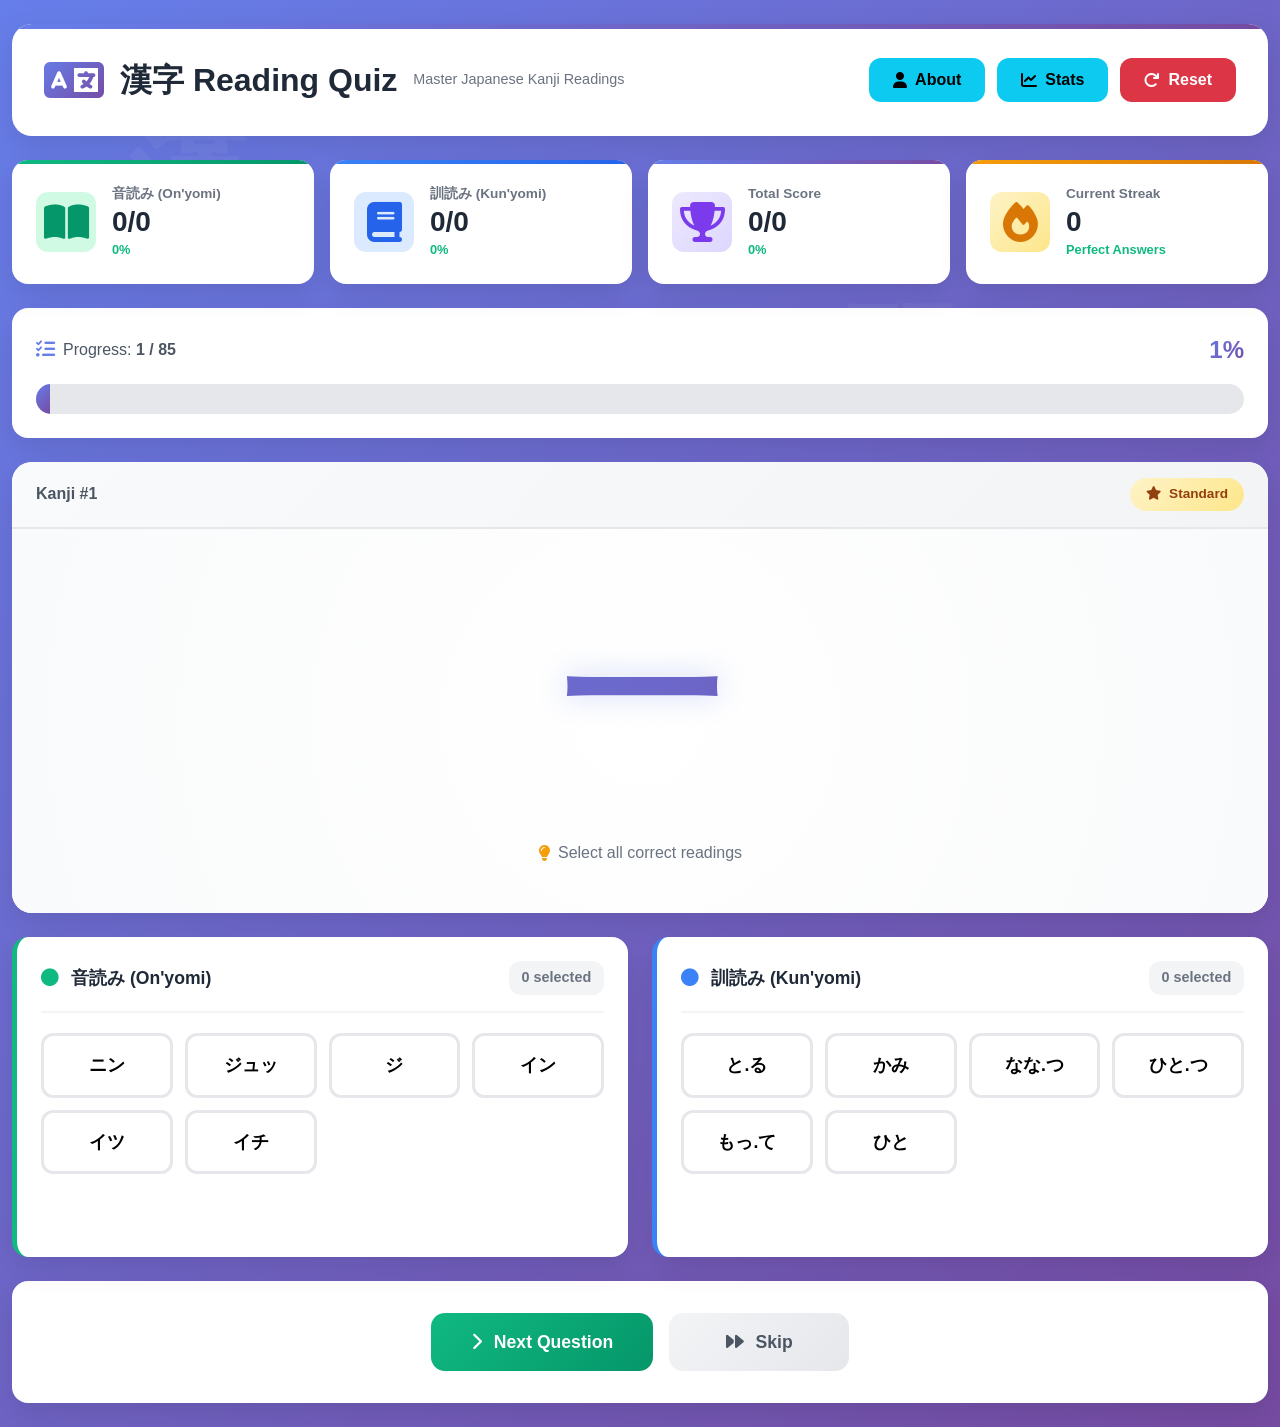
<file: index.html>
<!DOCTYPE html>
<html lang="en">
<head>
    <meta charset="UTF-8">
    <meta name="viewport" content="width=device-width, initial-scale=1.0, maximum-scale=1.0, user-scalable=no">
    <meta name="mobile-web-app-capable" content="yes">
    <meta name="apple-mobile-web-app-capable" content="yes">
    <meta name="apple-mobile-web-app-status-bar-style" content="black-translucent">
    <title>漢字 Reading Quiz - Master Japanese Kanji</title>
    <link href="https://cdn.jsdelivr.net/npm/bootstrap@5.3.0/dist/css/bootstrap.min.css" rel="stylesheet">
    <link rel="stylesheet" href="https://cdnjs.cloudflare.com/ajax/libs/font-awesome/6.4.0/css/all.min.css">
    <link rel="stylesheet" href="styles.css">
</head>
<body>
    <!-- Animated Background -->
    <div class="animated-bg">
        <div class="kanji-float">漢</div>
        <div class="kanji-float">字</div>
        <div class="kanji-float">学</div>
        <div class="kanji-float">習</div>
    </div>

    <div class="container py-4">
        <!-- Header with Stats -->
        <div class="header-section mb-4">
            <div class="header-content">
                <div class="logo-section">
                    <i class="fas fa-language"></i>
                    <h1>漢字 Reading Quiz</h1>
                    <p class="subtitle">Master Japanese Kanji Readings</p>
                </div>
                <div class="header-actions">
                    <a href="about.html" class="btn btn-info">
                        <i class="fas fa-user"></i> About
                    </a>
                    <button id="statsBtn" class="btn btn-info" data-bs-toggle="modal" data-bs-target="#statsModal">
                        <i class="fas fa-chart-line"></i> Stats
                    </button>
                    <button id="resetBtn" class="btn btn-danger">
                        <i class="fas fa-redo"></i> Reset
                    </button>
                </div>
            </div>
        </div>

        <!-- Score Dashboard -->
        <div class="score-dashboard mb-4">
            <div class="row g-3">
                <div class="col-md-3 col-6">
                    <div class="stat-card onyomi-card">
                        <div class="stat-icon"><i class="fas fa-book-open"></i></div>
                        <div class="stat-content">
                            <div class="stat-label">音読み (On'yomi)</div>
                            <div class="stat-value">
                                <span id="onyomiScore">0</span>/<span id="onyomiTotal">0</span>
                            </div>
                            <div class="stat-percentage" id="onyomiPercent">0%</div>
                        </div>
                    </div>
                </div>
                <div class="col-md-3 col-6">
                    <div class="stat-card kunyomi-card">
                        <div class="stat-icon"><i class="fas fa-book"></i></div>
                        <div class="stat-content">
                            <div class="stat-label">訓読み (Kun'yomi)</div>
                            <div class="stat-value">
                                <span id="kunyomiScore">0</span>/<span id="kunyomiTotal">0</span>
                            </div>
                            <div class="stat-percentage" id="kunyomiPercent">0%</div>
                        </div>
                    </div>
                </div>
                <div class="col-md-3 col-6">
                    <div class="stat-card total-card">
                        <div class="stat-icon"><i class="fas fa-trophy"></i></div>
                        <div class="stat-content">
                            <div class="stat-label">Total Score</div>
                            <div class="stat-value" id="totalScore">0/0</div>
                            <div class="stat-percentage" id="totalPercent">0%</div>
                        </div>
                    </div>
                </div>
                <div class="col-md-3 col-6">
                    <div class="stat-card streak-card">
                        <div class="stat-icon"><i class="fas fa-fire"></i></div>
                        <div class="stat-content">
                            <div class="stat-label">Current Streak</div>
                            <div class="stat-value" id="streakValue">0</div>
                            <div class="stat-percentage">Perfect Answers</div>
                        </div>
                    </div>
                </div>
            </div>
        </div>

        <!-- Progress Section -->
        <div class="progress-section mb-4">
            <div class="progress-header">
                <div class="progress-info">
                    <i class="fas fa-tasks"></i>
                    <span>Progress: <strong><span id="currentKanji">0</span> / <span id="totalKanji">0</span></strong></span>
                </div>
                <div class="progress-percentage" id="progressPercent">0%</div>
            </div>
            <div class="progress-bar-container">
                <div class="progress">
                    <div id="progressBar" class="progress-bar progress-bar-striped progress-bar-animated" role="progressbar" style="width: 0%"></div>
                </div>
            </div>
        </div>

        <!-- Kanji Display Card -->
        <div class="kanji-display-card mb-4">
            <div class="kanji-card-header">
                <span class="kanji-number">Kanji #<span id="kanjiNumber">1</span></span>
                <div class="difficulty-badge" id="difficultyBadge">
                    <i class="fas fa-star"></i> <span id="difficultyText">Standard</span>
                </div>
            </div>
            <div class="kanji-display">
                <div id="kanjiChar" class="kanji-character">漢</div>
                <div class="kanji-hint" id="kanjiHint">
                    <i class="fas fa-lightbulb"></i> Select all correct readings
                </div>
            </div>
        </div>

        <!-- Reading Selection Grids -->
        <div class="row g-4 mb-4">
            <div class="col-lg-6">
                <div class="reading-section onyomi-section">
                    <div class="reading-header">
                        <div class="reading-title">
                            <i class="fas fa-circle"></i>
                            <span>音読み (On'yomi)</span>
                        </div>
                        <div class="reading-counter">
                            <span id="onyomiSelected">0</span> selected
                        </div>
                    </div>
                    <div id="onyomiGrid" class="reading-grid"></div>
                </div>
            </div>
            <div class="col-lg-6">
                <div class="reading-section kunyomi-section">
                    <div class="reading-header">
                        <div class="reading-title">
                            <i class="fas fa-circle"></i>
                            <span>訓読み (Kun'yomi)</span>
                        </div>
                        <div class="reading-counter">
                            <span id="kunyomiSelected">0</span> selected
                        </div>
                    </div>
                    <div id="kunyomiGrid" class="reading-grid"></div>
                </div>
            </div>
        </div>

        <!-- Action Buttons -->
        <div class="action-buttons">
            <button id="checkBtn" class="btn btn-check">
                <i class="fas fa-check-circle"></i> Check Answers
            </button>
            <button id="nextBtn" class="btn btn-next" style="display: none;">
                <i class="fas fa-arrow-right"></i> Next Kanji
            </button>
            <button id="nextQuestionBtn" class="btn btn-next">
                <i class="fas fa-chevron-right"></i> Next Question
            </button>
            <button id="skipBtn" class="btn btn-skip">
                <i class="fas fa-forward"></i> Skip
            </button>
        </div>

        <!-- Result Feedback -->
        <div id="resultFeedback" class="result-feedback" style="display: none;">
            <div class="feedback-content">
                <div class="feedback-icon" id="feedbackIcon"></div>
                <div class="feedback-message" id="feedbackMessage"></div>
            </div>
        </div>
    </div>

    <!-- Stats Modal -->
    <div class="modal fade" id="statsModal" tabindex="-1">
        <div class="modal-dialog modal-dialog-centered">
            <div class="modal-content">
                <div class="modal-header">
                    <h5 class="modal-title"><i class="fas fa-chart-bar"></i> Quiz Statistics</h5>
                    <button type="button" class="btn-close" data-bs-dismiss="modal"></button>
                </div>
                <div class="modal-body">
                    <div class="stats-grid">
                        <div class="stat-item">
                            <div class="stat-label">Total Kanji Completed</div>
                            <div class="stat-number" id="modalKanjiCompleted">0</div>
                        </div>
                        <div class="stat-item">
                            <div class="stat-label">Overall Accuracy</div>
                            <div class="stat-number" id="modalAccuracy">0%</div>
                        </div>
                        <div class="stat-item">
                            <div class="stat-label">Best Streak</div>
                            <div class="stat-number" id="modalBestStreak">0</div>
                        </div>
                        <div class="stat-item">
                            <div class="stat-label">On'yomi Accuracy</div>
                            <div class="stat-number" id="modalOnyomiAcc">0%</div>
                        </div>
                        <div class="stat-item">
                            <div class="stat-label">Kun'yomi Accuracy</div>
                            <div class="stat-number" id="modalKunyomiAcc">0%</div>
                        </div>
                    </div>
                </div>
            </div>
        </div>
    </div>

    <script src="https://cdn.jsdelivr.net/npm/bootstrap@5.3.0/dist/js/bootstrap.bundle.min.js"></script>
    <script src="kanji-data.js"></script>
    <script src="app.js"></script>
</body>
</html>
</file>
<file: styles.css>
:root {
    --onyomi-color: #10b981;
    --onyomi-light: #d1fae5;
    --onyomi-dark: #059669;
    --kunyomi-color: #3b82f6;
    --kunyomi-light: #dbeafe;
    --kunyomi-dark: #2563eb;
    --correct-color: #10b981;
    --incorrect-color: #ef4444;
    --missed-color: #f59e0b;
    --primary-gradient: linear-gradient(135deg, #667eea 0%, #764ba2 100%);
    --success-gradient: linear-gradient(135deg, #10b981 0%, #059669 100%);
    --danger-gradient: linear-gradient(135deg, #ef4444 0%, #dc2626 100%);
    --card-shadow: 0 10px 30px rgba(0, 0, 0, 0.1);
    --card-shadow-hover: 0 15px 40px rgba(0, 0, 0, 0.15);
}

* {
    margin: 0;
    padding: 0;
    box-sizing: border-box;
    -webkit-tap-highlight-color: transparent;
}

/* Prevent text selection on buttons for better mobile UX */
button {
    -webkit-user-select: none;
    -moz-user-select: none;
    -ms-user-select: none;
    user-select: none;
    -webkit-touch-callout: none;
}

body {
    font-family: 'Segoe UI', Tahoma, Geneva, Verdana, sans-serif;
    background: linear-gradient(135deg, #667eea 0%, #764ba2 100%);
    min-height: 100vh;
    position: relative;
    overflow-x: hidden;
    -webkit-overflow-scrolling: touch;
}

.animated-bg {
    position: fixed;
    top: 0;
    left: 0;
    width: 100%;
    height: 100%;
    z-index: 0;
    pointer-events: none;
    overflow: hidden;
}

.kanji-float {
    position: absolute;
    font-size: 120px;
    color: rgba(255, 255, 255, 0.05);
    font-weight: 700;
    animation: float 20s infinite ease-in-out;
}

.kanji-float:nth-child(1) {
    top: 10%;
    left: 10%;
    animation-delay: 0s;
}

.kanji-float:nth-child(2) {
    top: 60%;
    right: 15%;
    animation-delay: 5s;
}

.kanji-float:nth-child(3) {
    bottom: 20%;
    left: 20%;
    animation-delay: 10s;
}

.kanji-float:nth-child(4) {
    top: 30%;
    right: 25%;
    animation-delay: 15s;
}

@keyframes float {

    0%,
    100% {
        transform: translateY(0) rotate(0deg);
        opacity: 0.05;
    }

    50% {
        transform: translateY(-30px) rotate(5deg);
        opacity: 0.08;
    }
}

.container {
    max-width: 1400px;
    position: relative;
    z-index: 1;
}

.header-section {
    background: white;
    padding: 2rem;
    border-radius: 20px;
    box-shadow: var(--card-shadow);
    position: relative;
    overflow: hidden;
}

.header-section::before {
    content: '';
    position: absolute;
    top: 0;
    left: 0;
    right: 0;
    height: 5px;
    background: var(--primary-gradient);
}

.header-content {
    display: flex;
    justify-content: space-between;
    align-items: center;
    flex-wrap: wrap;
    gap: 1rem;
}

.logo-section {
    display: flex;
    align-items: center;
    gap: 1rem;
}

.logo-section i {
    font-size: 3rem;
    background: var(--primary-gradient);
    -webkit-background-clip: text;
    -webkit-text-fill-color: transparent;
    background-clip: text;
}

.logo-section h1 {
    color: #1f2937;
    font-weight: 800;
    margin: 0;
    font-size: 2rem;
}

.logo-section .subtitle {
    color: #6b7280;
    font-size: 0.9rem;
    margin: 0;
}

.header-actions {
    display: flex;
    gap: 0.75rem;
}

.header-actions .btn {
    padding: 0.6rem 1.5rem;
    border-radius: 12px;
    font-weight: 600;
    border: none;
    transition: all 0.3s ease;
    display: flex;
    align-items: center;
    gap: 0.5rem;
}

.header-actions .btn:hover {
    transform: translateY(-2px);
    box-shadow: 0 5px 15px rgba(0, 0, 0, 0.2);
}

.score-dashboard {
    animation: slideInUp 0.5s ease;
}

.stat-card {
    background: white;
    padding: 1.5rem;
    border-radius: 16px;
    box-shadow: var(--card-shadow);
    transition: all 0.3s ease;
    display: flex;
    align-items: center;
    gap: 1rem;
    position: relative;
    overflow: hidden;
}

.stat-card::before {
    content: '';
    position: absolute;
    top: 0;
    left: 0;
    right: 0;
    height: 4px;
    transition: height 0.3s ease;
}

.stat-card:hover {
    transform: translateY(-5px);
    box-shadow: var(--card-shadow-hover);
}

.stat-card:hover::before {
    height: 6px;
}

.onyomi-card::before {
    background: var(--success-gradient);
}

.kunyomi-card::before {
    background: linear-gradient(135deg, var(--kunyomi-color), var(--kunyomi-dark));
}

.total-card::before {
    background: var(--primary-gradient);
}

.streak-card::before {
    background: linear-gradient(135deg, #f59e0b, #d97706);
}

.stat-icon {
    font-size: 2.5rem;
    width: 60px;
    height: 60px;
    display: flex;
    align-items: center;
    justify-content: center;
    border-radius: 12px;
    flex-shrink: 0;
}

.onyomi-card .stat-icon {
    background: var(--onyomi-light);
    color: var(--onyomi-dark);
}

.kunyomi-card .stat-icon {
    background: var(--kunyomi-light);
    color: var(--kunyomi-dark);
}

.total-card .stat-icon {
    background: linear-gradient(135deg, #ede9fe, #ddd6fe);
    color: #7c3aed;
}

.streak-card .stat-icon {
    background: linear-gradient(135deg, #fef3c7, #fde68a);
    color: #d97706;
}

.stat-content {
    flex: 1;
}

.stat-label {
    font-size: 0.85rem;
    color: #6b7280;
    font-weight: 600;
    margin-bottom: 0.25rem;
}

.stat-value {
    font-size: 1.75rem;
    font-weight: 800;
    color: #1f2937;
    line-height: 1;
}

.stat-percentage {
    font-size: 0.8rem;
    color: #10b981;
    font-weight: 600;
    margin-top: 0.25rem;
}

.progress-section {
    background: white;
    padding: 1.5rem;
    border-radius: 16px;
    box-shadow: var(--card-shadow);
    animation: slideInUp 0.6s ease;
}

.progress-header {
    display: flex;
    justify-content: space-between;
    align-items: center;
    margin-bottom: 1rem;
}

.progress-info {
    display: flex;
    align-items: center;
    gap: 0.5rem;
    font-size: 1rem;
    color: #4b5563;
}

.progress-info i {
    color: #667eea;
    font-size: 1.2rem;
}

.progress-percentage {
    font-size: 1.5rem;
    font-weight: 800;
    background: var(--primary-gradient);
    -webkit-background-clip: text;
    -webkit-text-fill-color: transparent;
    background-clip: text;
}

.progress-bar-container {
    position: relative;
}

.progress {
    height: 30px;
    border-radius: 15px;
    background: #e5e7eb;
    overflow: hidden;
}

.progress-bar {
    background: var(--primary-gradient);
    transition: width 0.5s ease;
    font-weight: 700;
    display: flex;
    align-items: center;
    justify-content: center;
    color: white;
}

.kanji-display-card {
    background: white;
    border-radius: 20px;
    box-shadow: var(--card-shadow);
    overflow: hidden;
    animation: slideInUp 0.7s ease;
}

.kanji-card-header {
    background: linear-gradient(135deg, #f9fafb, #f3f4f6);
    padding: 1rem 1.5rem;
    display: flex;
    justify-content: space-between;
    align-items: center;
    border-bottom: 2px solid #e5e7eb;
}

.kanji-number {
    font-weight: 700;
    color: #4b5563;
    font-size: 1rem;
}

.difficulty-badge {
    display: flex;
    align-items: center;
    gap: 0.5rem;
    padding: 0.4rem 1rem;
    border-radius: 20px;
    background: linear-gradient(135deg, #fef3c7, #fde68a);
    color: #92400e;
    font-weight: 600;
    font-size: 0.85rem;
}

.kanji-display {
    padding: 3rem;
    text-align: center;
    position: relative;
    background: radial-gradient(circle at center, #ffffff, #f9fafb);
}

.kanji-character {
    font-size: 10rem;
    font-weight: 700;
    background: var(--primary-gradient);
    -webkit-background-clip: text;
    -webkit-text-fill-color: transparent;
    background-clip: text;
    font-family: 'MS Mincho', 'Yu Mincho', serif;
    animation: kanjiPulse 2s ease-in-out infinite;
    text-shadow: 0 0 30px rgba(102, 126, 234, 0.3);
}

@keyframes kanjiPulse {

    0%,
    100% {
        transform: scale(1);
    }

    50% {
        transform: scale(1.05);
    }
}

.kanji-hint {
    margin-top: 1.5rem;
    color: #6b7280;
    font-size: 1rem;
    display: flex;
    align-items: center;
    justify-content: center;
    gap: 0.5rem;
}

.kanji-hint i {
    color: #f59e0b;
}

.reading-section {
    background: white;
    padding: 1.5rem;
    border-radius: 16px;
    box-shadow: var(--card-shadow);
    min-height: 320px;
    transition: all 0.3s ease;
    animation: slideInUp 0.8s ease;
}

.reading-section:hover {
    box-shadow: var(--card-shadow-hover);
}

.onyomi-section {
    border-left: 5px solid var(--onyomi-color);
}

.kunyomi-section {
    border-left: 5px solid var(--kunyomi-color);
}

.reading-header {
    display: flex;
    justify-content: space-between;
    align-items: center;
    margin-bottom: 1.25rem;
    padding-bottom: 1rem;
    border-bottom: 2px solid #f3f4f6;
}

.reading-title {
    display: flex;
    align-items: center;
    gap: 0.75rem;
    font-size: 1.1rem;
    font-weight: 700;
    color: #1f2937;
}

.onyomi-section .reading-title i {
    color: var(--onyomi-color);
}

.kunyomi-section .reading-title i {
    color: var(--kunyomi-color);
}

.reading-counter {
    font-size: 0.9rem;
    color: #6b7280;
    font-weight: 600;
    padding: 0.4rem 0.8rem;
    background: #f3f4f6;
    border-radius: 12px;
}

.reading-grid {
    display: grid;
    grid-template-columns: repeat(auto-fill, minmax(110px, 1fr));
    gap: 12px;
}

.reading-btn {
    padding: 1rem;
    border: 3px solid #e5e7eb;
    background: white;
    border-radius: 12px;
    cursor: pointer;
    font-size: 1.1rem;
    transition: all 0.3s cubic-bezier(0.4, 0, 0.2, 1);
    font-weight: 600;
    position: relative;
    overflow: hidden;
    touch-action: manipulation;
    -webkit-tap-highlight-color: rgba(102, 126, 234, 0.2);
}

.reading-btn::before {
    content: '';
    position: absolute;
    top: 50%;
    left: 50%;
    width: 0;
    height: 0;
    border-radius: 50%;
    background: rgba(102, 126, 234, 0.1);
    transform: translate(-50%, -50%);
    transition: width 0.6s, height 0.6s;
}

.reading-btn:hover:not(:disabled)::before {
    width: 300px;
    height: 300px;
}

.reading-btn:hover:not(:disabled) {
    transform: translateY(-3px);
    box-shadow: 0 8px 20px rgba(0, 0, 0, 0.15);
    border-color: #667eea;
}

.reading-btn.selected {
    background: #f3f4f6;
    border-color: #6b7280;
    transform: scale(0.98);
}

.reading-btn.onyomi.selected {
    background: var(--onyomi-light);
    border-color: var(--onyomi-color);
    color: var(--onyomi-dark);
    box-shadow: 0 4px 12px rgba(16, 185, 129, 0.3);
}

.reading-btn.kunyomi.selected {
    background: var(--kunyomi-light);
    border-color: var(--kunyomi-color);
    color: var(--kunyomi-dark);
    box-shadow: 0 4px 12px rgba(59, 130, 246, 0.3);
}

.reading-btn.correct {
    background: var(--success-gradient);
    color: white;
    border-color: var(--correct-color);
    border-width: 4px;
    box-shadow: 0 0 0 3px rgba(16, 185, 129, 0.3), 0 4px 12px rgba(16, 185, 129, 0.4);
    animation: correctPulse 0.6s ease;
}

.reading-btn.correct::after {
    content: '✓';
    position: absolute;
    top: 5px;
    right: 8px;
    font-size: 1.2rem;
    font-weight: 700;
}

.reading-btn.incorrect {
    background: var(--danger-gradient);
    color: white;
    border: 4px solid #dc2626;
    box-shadow: 0 0 0 4px rgba(239, 68, 68, 0.4), 0 4px 16px rgba(239, 68, 68, 0.5);
    animation: shake 0.5s ease, incorrectPulse 1.5s ease-in-out infinite;
    outline: 3px solid #ef4444;
    outline-offset: 2px;
}

.reading-btn.incorrect::after {
    content: '✗';
    position: absolute;
    top: 5px;
    right: 8px;
    font-size: 1.2rem;
    font-weight: 700;
}

.reading-btn.missed {
    background: linear-gradient(135deg, #fef3c7, #fde68a);
    color: #92400e;
    border-color: var(--missed-color);
    border-width: 4px;
    box-shadow: 0 0 0 3px rgba(245, 158, 11, 0.3), 0 0 20px rgba(245, 158, 11, 0.4);
    animation: missedPulse 0.8s ease;
}

.reading-btn.missed::after {
    content: '!';
    position: absolute;
    top: 5px;
    right: 10px;
    font-size: 1.2rem;
    font-weight: 700;
}

/* Preview feedback styles for immediate selection feedback */
.reading-btn.preview-correct {
    border: 3px solid #10b981;
    box-shadow: 0 0 0 2px rgba(16, 185, 129, 0.3);
    background: linear-gradient(135deg, rgba(16, 185, 129, 0.1), rgba(5, 150, 105, 0.1));
}

.reading-btn.preview-incorrect {
    border: 3px solid #ef4444;
    box-shadow: 0 0 0 2px rgba(239, 68, 68, 0.4);
    background: linear-gradient(135deg, rgba(239, 68, 68, 0.1), rgba(220, 38, 38, 0.1));
    animation: subtleShake 0.3s ease;
}

@keyframes subtleShake {
    0%, 100% { transform: translateX(0); }
    25% { transform: translateX(-3px); }
    75% { transform: translateX(3px); }
}

.reading-btn:disabled {
    cursor: not-allowed;
}

@keyframes correctPulse {
    0% {
        transform: scale(1);
    }

    50% {
        transform: scale(1.1);
    }

    100% {
        transform: scale(1);
    }
}

@keyframes shake {

    0%,
    100% {
        transform: translateX(0);
    }

    25% {
        transform: translateX(-10px);
    }

    75% {
        transform: translateX(10px);
    }
}

@keyframes missedPulse {

    0%,
    100% {
        transform: scale(1);
        box-shadow: 0 0 0 rgba(245, 158, 11, 0);
    }

    50% {
        transform: scale(1.08);
        box-shadow: 0 0 30px rgba(245, 158, 11, 0.6);
    }
}

@keyframes incorrectPulse {
    0%, 100% {
        box-shadow: 0 0 0 4px rgba(239, 68, 68, 0.4), 0 4px 16px rgba(239, 68, 68, 0.5);
    }
    50% {
        box-shadow: 0 0 0 6px rgba(239, 68, 68, 0.6), 0 4px 20px rgba(239, 68, 68, 0.7);
    }
}

.action-buttons {
    text-align: center;
    background: white;
    padding: 2rem;
    border-radius: 16px;
    box-shadow: var(--card-shadow);
    display: flex;
    justify-content: center;
    gap: 1rem;
    flex-wrap: wrap;
    animation: slideInUp 0.9s ease;
}

.action-buttons .btn {
    padding: 1rem 2.5rem;
    font-size: 1.1rem;
    font-weight: 700;
    border-radius: 14px;
    border: none;
    transition: all 0.3s ease;
    display: flex;
    align-items: center;
    gap: 0.75rem;
    min-width: 180px;
    justify-content: center;
}

.btn-check {
    background: var(--primary-gradient);
    color: white;
}

.btn-check:hover {
    transform: translateY(-3px);
    box-shadow: 0 10px 25px rgba(102, 126, 234, 0.4);
}

.btn-next {
    background: var(--success-gradient);
    color: white;
}

.btn-next:hover {
    transform: translateY(-3px);
    box-shadow: 0 10px 25px rgba(16, 185, 129, 0.4);
}

.btn-skip {
    background: linear-gradient(135deg, #f3f4f6, #e5e7eb);
    color: #4b5563;
}

.btn-skip:hover {
    background: linear-gradient(135deg, #e5e7eb, #d1d5db);
    transform: translateY(-3px);
    box-shadow: 0 10px 25px rgba(0, 0, 0, 0.1);
}

.result-feedback {
    background: white;
    padding: 2rem;
    border-radius: 16px;
    box-shadow: var(--card-shadow);
    margin-top: 1.5rem;
    animation: slideInUp 0.5s ease;
}

.feedback-content {
    display: flex;
    align-items: center;
    justify-content: center;
    gap: 1.5rem;
}

.feedback-icon {
    font-size: 3rem;
}

.feedback-message {
    font-size: 1.3rem;
    font-weight: 700;
}

.feedback-success .feedback-icon {
    color: var(--correct-color);
}

.feedback-success .feedback-message {
    color: var(--correct-color);
}

.feedback-partial .feedback-icon {
    color: var(--missed-color);
}

.feedback-partial .feedback-message {
    color: var(--missed-color);
}

.feedback-fail .feedback-icon {
    color: var(--incorrect-color);
}

.feedback-fail .feedback-message {
    color: var(--incorrect-color);
}

@keyframes slideInUp {
    from {
        opacity: 0;
        transform: translateY(30px);
    }

    to {
        opacity: 1;
        transform: translateY(0);
    }
}

/* Modal Styles */
.modal-content {
    border-radius: 20px;
    border: none;
    box-shadow: var(--card-shadow);
}

.modal-header {
    background: var(--primary-gradient);
    color: white;
    border-radius: 20px 20px 0 0;
    padding: 1.5rem;
}

.modal-title {
    font-weight: 700;
    display: flex;
    align-items: center;
    gap: 0.75rem;
}

.stats-grid {
    display: grid;
    grid-template-columns: repeat(auto-fit, minmax(200px, 1fr));
    gap: 1.5rem;
    padding: 1rem;
}

.stat-item {
    text-align: center;
    padding: 1.5rem;
    background: linear-gradient(135deg, #f9fafb, #f3f4f6);
    border-radius: 12px;
}

.stat-item .stat-label {
    font-size: 0.9rem;
    color: #6b7280;
    margin-bottom: 0.75rem;
}

.stat-item .stat-number {
    font-size: 2.5rem;
    font-weight: 800;
    background: var(--primary-gradient);
    -webkit-background-clip: text;
    -webkit-text-fill-color: transparent;
    background-clip: text;
}

@media (max-width: 768px) {
    body {
        padding: 0;
    }

    .container {
        padding: 0.75rem !important;
    }

    /* Compact Header */
    .header-section {
        padding: 1rem;
        border-radius: 12px;
        margin-bottom: 0.75rem !important;
    }

    .header-content {
        flex-direction: column;
        text-align: center;
        gap: 0.75rem;
    }

    .logo-section {
        flex-direction: row;
        justify-content: center;
    }

    .logo-section i {
        font-size: 2rem;
    }

    .logo-section h1 {
        font-size: 1.3rem;
    }

    .logo-section .subtitle {
        display: none;
    }

    .header-actions {
        width: 100%;
        justify-content: center;
    }

    .header-actions .btn {
        padding: 0.5rem 1rem;
        font-size: 0.9rem;
    }

    /* Compact Score Dashboard */
    .score-dashboard {
        margin-bottom: 0.75rem !important;
    }

    .stat-card {
        padding: 0.75rem;
        flex-direction: row;
        text-align: left;
        gap: 0.75rem;
    }

    .stat-icon {
        font-size: 1.75rem;
        width: 45px;
        height: 45px;
    }

    .stat-label {
        font-size: 0.7rem;
    }

    .stat-value {
        font-size: 1.2rem;
    }

    .stat-percentage {
        font-size: 0.7rem;
    }

    /* Compact Progress */
    .progress-section {
        padding: 1rem;
        margin-bottom: 0.75rem !important;
    }

    .progress-info {
        font-size: 0.85rem;
    }

    .progress-percentage {
        font-size: 1.2rem;
    }

    .progress {
        height: 20px;
    }

    /* Larger Kanji for Mobile */
    .kanji-display-card {
        margin-bottom: 0.75rem !important;
    }

    .kanji-card-header {
        padding: 0.75rem 1rem;
    }

    .kanji-number {
        font-size: 0.85rem;
    }

    .difficulty-badge {
        font-size: 0.75rem;
        padding: 0.3rem 0.75rem;
    }

    .kanji-display {
        padding: 2rem 1rem;
    }

    .kanji-character {
        font-size: 7rem;
    }

    .kanji-hint {
        font-size: 0.85rem;
        margin-top: 1rem;
    }

    /* Mobile-Optimized Reading Sections */
    .reading-section {
        padding: 1rem;
        min-height: auto;
        margin-bottom: 0.75rem !important;
    }

    .reading-header {
        margin-bottom: 1rem;
        padding-bottom: 0.75rem;
    }

    .reading-title {
        font-size: 0.95rem;
        gap: 0.5rem;
    }

    .reading-counter {
        font-size: 0.8rem;
        padding: 0.3rem 0.6rem;
    }

    /* Larger Touch Targets for Mobile */
    .reading-grid {
        grid-template-columns: repeat(2, 1fr);
        gap: 10px;
    }

    .reading-btn {
        padding: 1.25rem 0.75rem;
        font-size: 1.15rem;
        border-width: 2px;
        min-height: 60px;
        display: flex;
        align-items: center;
        justify-content: center;
    }

    .reading-btn.correct,
    .reading-btn.incorrect,
    .reading-btn.missed {
        border-width: 3px;
    }

    .reading-btn::after {
        top: 3px;
        right: 5px;
        font-size: 1rem;
    }

    /* Mobile Action Buttons */
    .action-buttons {
        padding: 1rem;
        flex-direction: column;
        gap: 0.75rem;
        margin-bottom: 0.75rem !important;
    }

    .action-buttons .btn {
        width: 100%;
        padding: 1rem;
        font-size: 1rem;
        min-width: auto;
    }

    /* Mobile Feedback */
    .result-feedback {
        padding: 1rem;
        margin-top: 0.75rem;
    }

    .feedback-content {
        flex-direction: column;
        gap: 0.75rem;
    }

    .feedback-icon {
        font-size: 2.5rem;
    }

    .feedback-message {
        font-size: 1rem;
        text-align: center;
    }

    /* Modal Adjustments */
    .stats-grid {
        grid-template-columns: 1fr;
        gap: 1rem;
    }

    .stat-item .stat-number {
        font-size: 2rem;
    }

    /* Hide floating background on mobile for performance */
    .kanji-float {
        display: none;
    }
}

/* Extra small devices (phones in portrait, less than 576px) */
@media (max-width: 576px) {
    .kanji-character {
        font-size: 5.5rem;
    }

    .reading-grid {
        grid-template-columns: repeat(2, 1fr);
        gap: 8px;
    }

    .reading-btn {
        padding: 1rem 0.5rem;
        font-size: 1rem;
        min-height: 55px;
    }

    .stat-card {
        padding: 0.6rem;
    }

    .stat-icon {
        width: 40px;
        height: 40px;
        font-size: 1.5rem;
    }
}

/* Landscape mode optimization */
@media (max-width: 768px) and (orientation: landscape) {
    .kanji-display {
        padding: 1.5rem 1rem;
    }

    .kanji-character {
        font-size: 4.5rem;
    }

    .score-dashboard .row {
        display: flex;
        flex-wrap: nowrap;
        overflow-x: auto;
        gap: 0.5rem;
    }

    .score-dashboard .col-6 {
        flex: 0 0 auto;
        min-width: 45%;
    }
}
</file>
